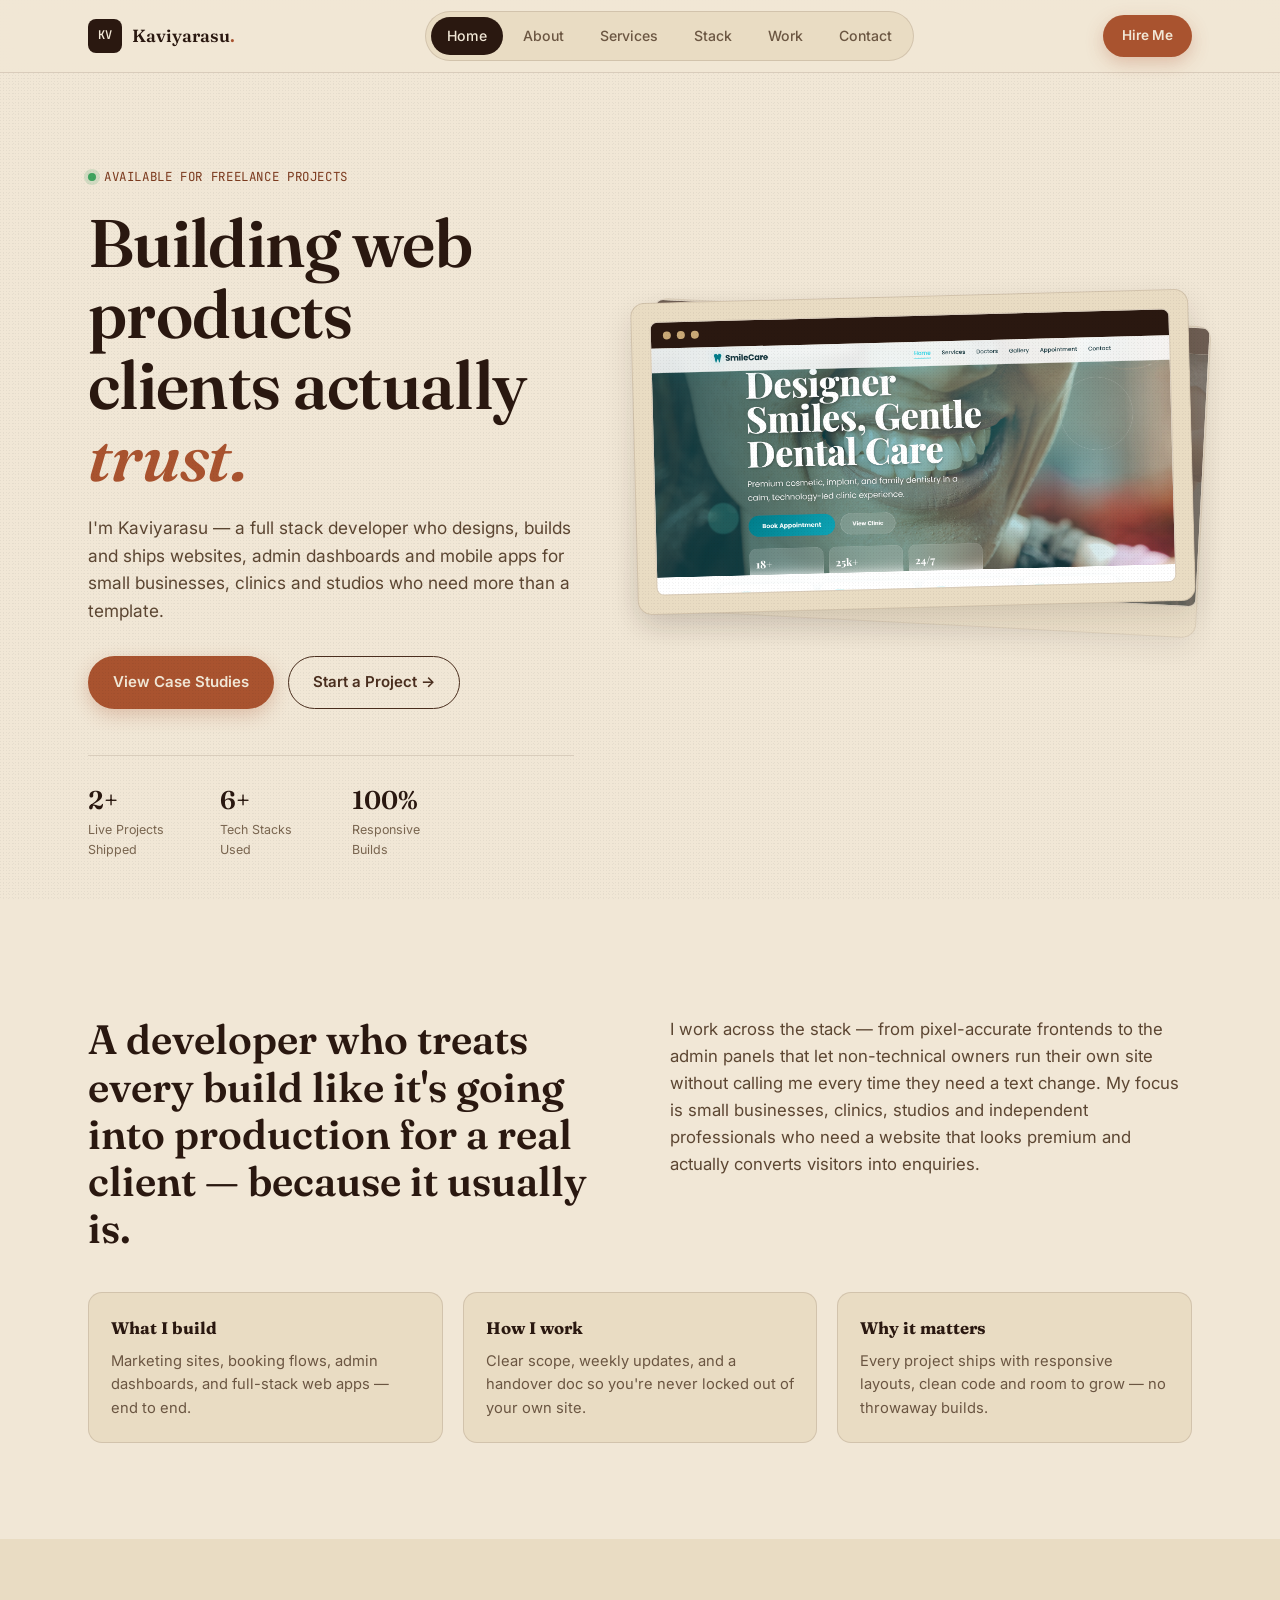
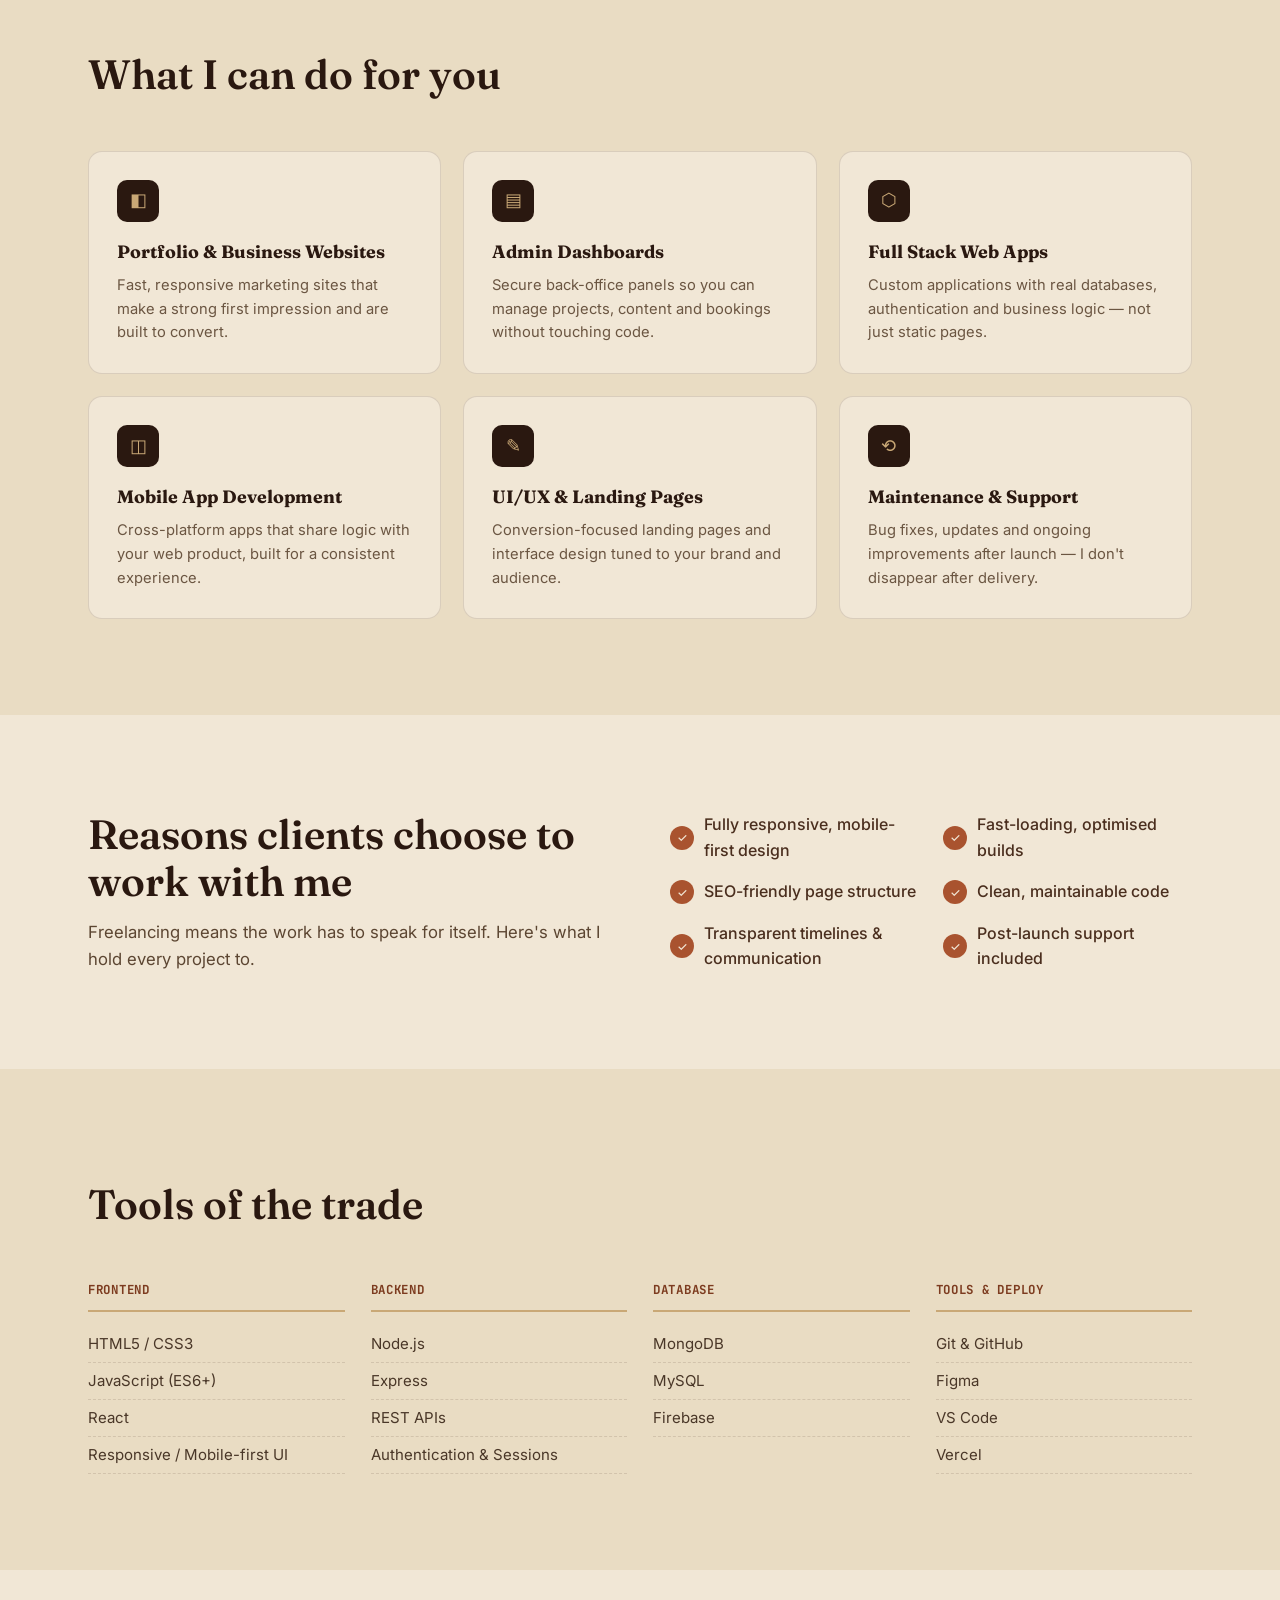
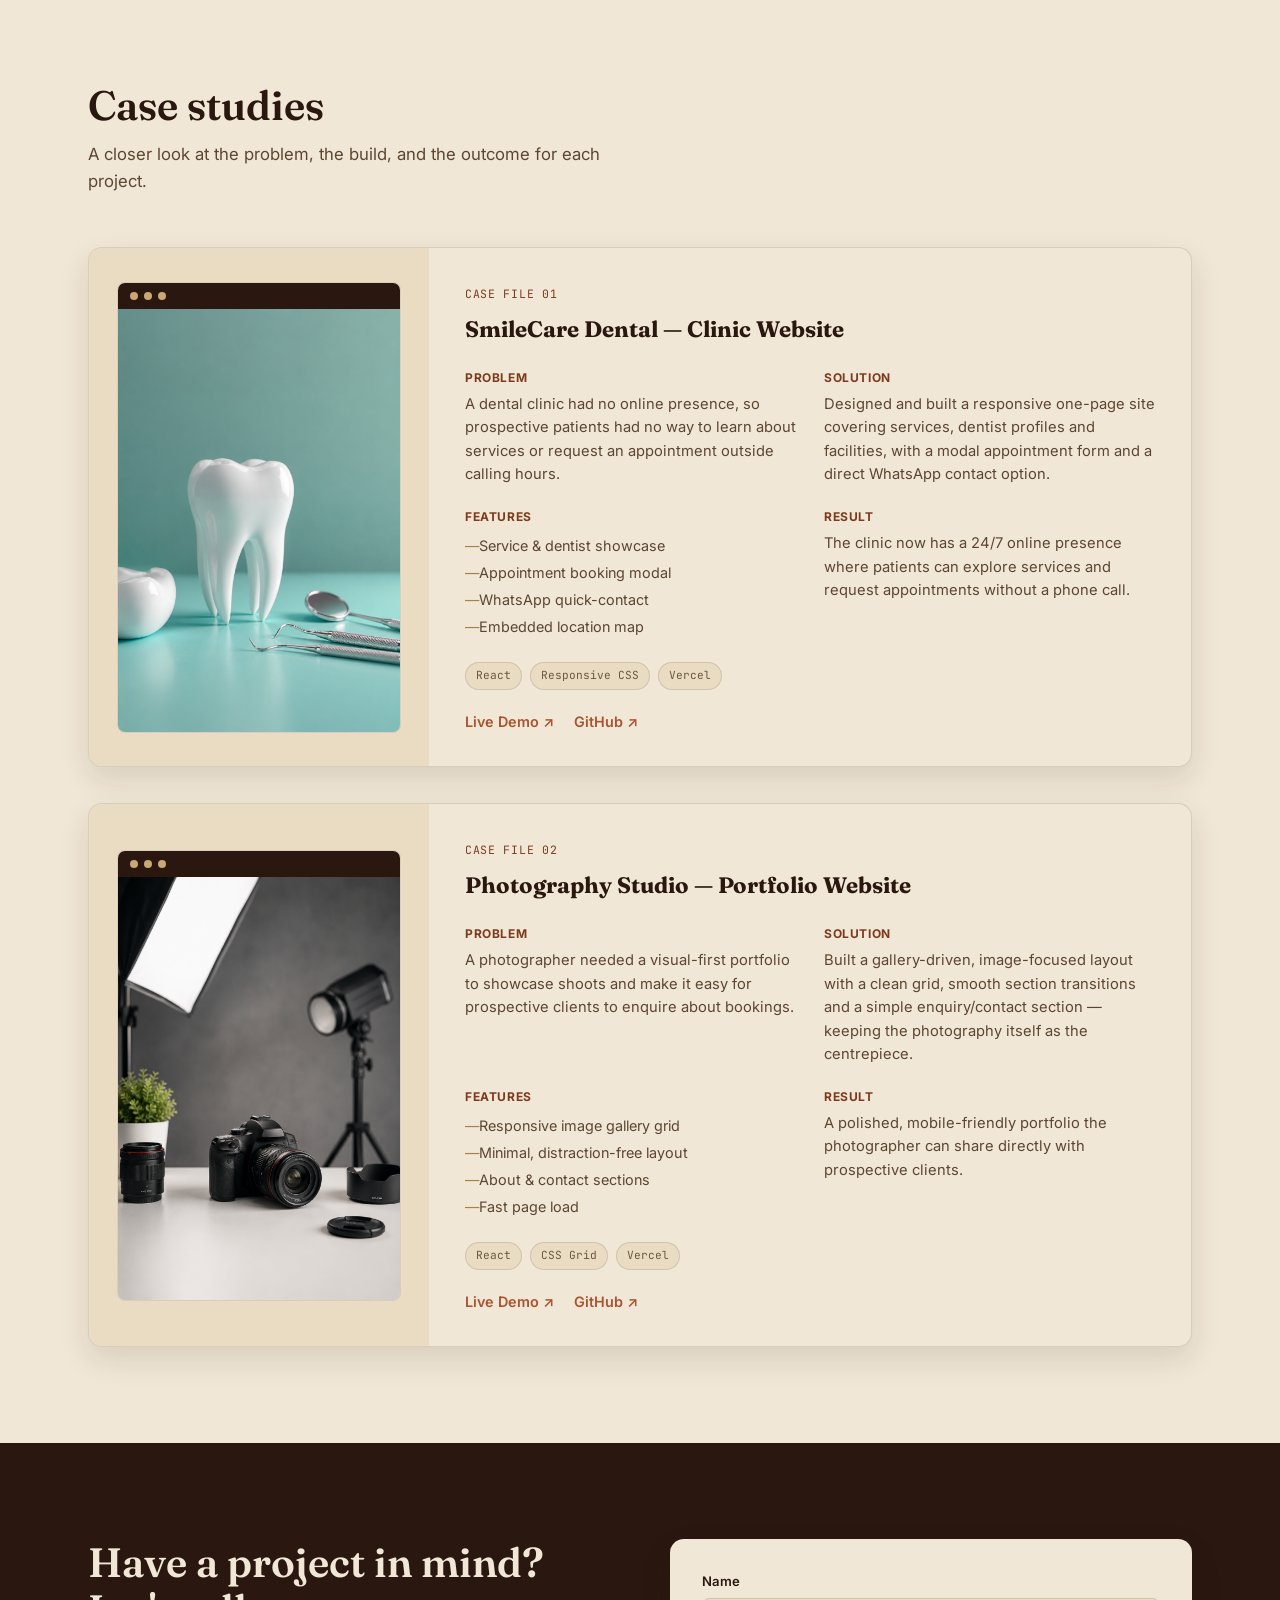
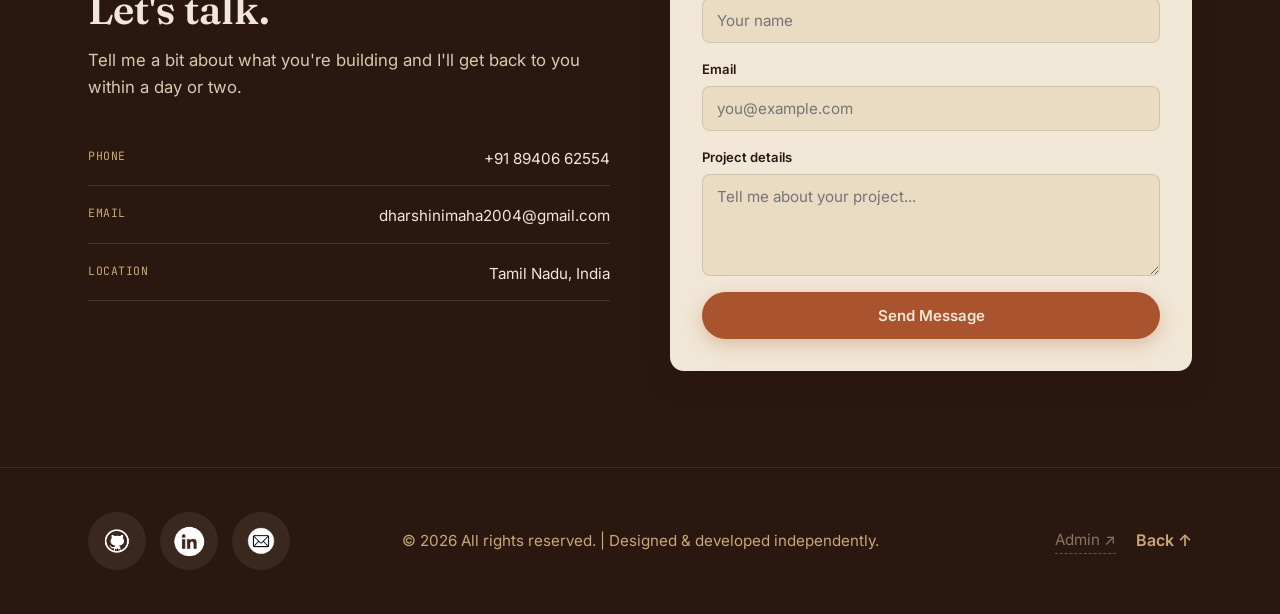
<file: index.html>
<!DOCTYPE html>
<html lang="en">
<head>
<meta charset="UTF-8">
<meta name="viewport" content="width=device-width, initial-scale=1.0">
<title>Kaviyarasu V — Full Stack Developer &amp; Freelancer</title>
<meta name="description" content="Kaviyarasu V — Full stack developer building websites, admin dashboards and mobile apps for small businesses and startups.">
<link rel="preconnect" href="https://fonts.googleapis.com">
<link rel="preconnect" href="https://fonts.gstatic.com" crossorigin>
<link href="https://fonts.googleapis.com/css2?family=Fraunces:ital,opsz,wght@0,9..144,400;0,9..144,500;0,9..144,600;0,9..144,700;1,9..144,500&family=Inter:wght@400;500;600;700&family=JetBrains+Mono:wght@400;500;600&display=swap" rel="stylesheet">
<link rel="stylesheet" href="style.css">
</head>
<body>

<!-- Grain / paper texture overlay -->
<div class="grain"></div>

<!-- ===== NAV ===== -->
<header class="topbar" id="topbar">
  <div class="wrap topbar-inner">
    <a href="#home" class="brand">
      <span class="brand-mark">KV</span>
      <span class="brand-name">Kaviyarasu<em>.</em></span>
    </a>

    <nav class="tabs" id="tabs">
      <a href="#home" class="tab active">Home</a>
      <a href="#about" class="tab">About</a>
      <a href="#services" class="tab">Services</a>
      <a href="#stack" class="tab">Stack</a>
      <a href="#work" class="tab">Work</a>
      <a href="#contact" class="tab">Contact</a>
    </nav>

    <a href="#contact" class="btn btn-small btn-primary nav-cta">Hire Me</a>
    <button class="burger" id="burger" aria-label="Open menu"><span></span><span></span><span></span></button>
  </div>
</header>

<main>

  <!-- ===== HERO ===== -->
  <section id="home" class="hero">
    <div class="wrap hero-grid">
      <div class="hero-copy reveal">
        <div class="eyebrow"><span class="dot"></span>Available for freelance projects</div>
        <h1 class="display">Building web products<br> clients actually <span class="ink">trust.</span></h1>
        <p class="lede">I'm Kaviyarasu — a full stack developer who designs, builds and ships websites, admin dashboards and mobile apps for small businesses, clinics and studios who need more than a template.</p>
        <div class="hero-actions">
          <a href="#work" class="btn btn-primary">View Case Studies</a>
          <a href="#contact" class="btn btn-ghost">Start a Project →</a>
        </div>
        <div class="hero-stats">
          <div class="stat"><span class="stat-num">2+</span><span class="stat-label">Live Projects Shipped</span></div>
          <div class="stat"><span class="stat-num">6+</span><span class="stat-label">Tech Stacks Used</span></div>
          <div class="stat"><span class="stat-num">100%</span><span class="stat-label">Responsive Builds</span></div>
        </div>
      </div>

      <div class="hero-visual reveal">
        <!-- Front Card -->
        <div class="stamp-card">
          <div class="stamp-browser">
            <div class="stamp-browser-bar"><i></i><i></i><i></i></div>
            <div class="stamp-browser-body" style="padding: 0;">
              <img src="assets/hero.jpg" alt="Hero Project" style="width: 100%; display: block; object-fit: cover;">
            </div>
          </div>
        </div>
        <!-- Back Card -->
        <div class="stamp-card stamp-card-back">
          <div class="stamp-browser">
            <div class="stamp-browser-bar"><i></i><i></i><i></i></div>
            <div class="stamp-browser-body" style="padding: 0;">
              <img src="assets/back.jpg" alt="Back Project" style="width: 100%; display: block; object-fit: cover;">
            </div>
          </div>
        </div>
      </div>
    </div>
  </section>

  <!-- ===== ABOUT ===== -->
  <section id="about" class="section">
    <div class="wrap">
      <div class="about-top reveal">
        <h2 class="h2">A developer who treats every build like it's going into production for a real client — because it usually is.</h2>
        <p class="p-lg">I work across the stack — from pixel-accurate frontends to the admin panels that let non-technical owners run their own site without calling me every time they need a text change. My focus is small businesses, clinics, studios and independent professionals who need a website that looks premium and actually converts visitors into enquiries.</p>
      </div>
      <div class="about-cards reveal">
        <div class="mini-card">
          <h3>What I build</h3>
          <p>Marketing sites, booking flows, admin dashboards, and full-stack web apps — end to end.</p>
        </div>
        <div class="mini-card">
          <h3>How I work</h3>
          <p>Clear scope, weekly updates, and a handover doc so you're never locked out of your own site.</p>
        </div>
        <div class="mini-card">
          <h3>Why it matters</h3>
          <p>Every project ships with responsive layouts, clean code and room to grow — no throwaway builds.</p>
        </div>
      </div>
    </div>
  </section>

  <!-- ===== SERVICES ===== -->
  <section id="services" class="section section-alt">
    <div class="wrap">
      <div class="section-head reveal">
        <h2 class="h2">What I can do for you</h2>
      </div>
      <div class="grid-3 reveal" id="servicesGrid"><!-- rendered from data.js / admin dashboard --></div>
    </div>
  </section>

  <!-- ===== WHY CHOOSE ME ===== -->
  <section class="section why">
    <div class="wrap why-grid">
      <div class="reveal">
        <h2 class="h2">Reasons clients choose to work with me</h2>
        <p class="p-lg">Freelancing means the work has to speak for itself. Here's what I hold every project to.</p>
      </div>
      <ul class="checklist reveal">
        <li><span class="check">✓</span> Fully responsive, mobile-first design</li>
        <li><span class="check">✓</span> Fast-loading, optimised builds</li>
        <li><span class="check">✓</span> SEO-friendly page structure</li>
        <li><span class="check">✓</span> Clean, maintainable code</li>
        <li><span class="check">✓</span> Transparent timelines &amp; communication</li>
        <li><span class="check">✓</span> Post-launch support included</li>
      </ul>
    </div>
  </section>

  <!-- ===== TECH STACK ===== -->
  <section id="stack" class="section section-alt">
    <div class="wrap">
      <div class="section-head reveal">
        <h2 class="h2">Tools of the trade</h2>
      </div>
      <div class="stack-grid reveal" id="stackGrid"><!-- rendered from data.js / admin dashboard --></div>
    </div>
  </section>

  <!-- ===== WORK / CASE STUDIES ===== -->
  <section id="work" class="section">
    <div class="wrap">
      <div class="section-head reveal">
        <h2 class="h2">Case studies</h2>
        <p class="p-lg">A closer look at the problem, the build, and the outcome for each project.</p>
      </div>

      <div class="case-list" id="caseList"><!-- rendered from data.js / admin dashboard --></div>

     
    </div>
  </section>

  <!-- ===== CONTACT ===== -->
  <section id="contact" class="section section-dark">
    <div class="wrap contact-grid">
      <div class="reveal">
        <h2 class="h2 h2-light">Have a project in mind?<br>Let's talk.</h2>
        <p class="p-lg p-light">Tell me a bit about what you're building and I'll get back to you within a day or two.</p>

        <div class="contact-info">
          <a href="tel:+918940662554" class="contact-row">
            <span class="contact-label">Phone</span>
            <span>+91 89406 62554</span>
          </a>
          <a href="mailto:kaviyarasu.dev@gmail.com" class="contact-row">
            <span class="contact-label">Email</span>
            <span>dharshinimaha2004@gmail.com</span>
          </a>
          <div class="contact-row">
            <span class="contact-label">Location</span>
            <span>Tamil Nadu, India</span>
          </div>
        </div>

        
      </div>

      <form class="contact-form reveal" id="contactForm">
        <label>Name <input type="text" name="name" placeholder="Your name" required></label>
        <label>Email <input type="email" name="email" placeholder="you@example.com" required></label>
        <label>Project details <textarea name="message" rows="4" placeholder="Tell me about your project..." required></textarea></label>
        <button type="submit" class="btn btn-primary btn-block">Send Message</button>
        
      </form>
    </div>
  </section>

</main>

<footer class="footer">
  <div class="wrap footer-inner">
    <div class="footer-social">
      <a href="https://github.com/vkavi0607" target="_blank" rel="noopener" class="social-icon" aria-label="GitHub">
        <img src="assets/github.png" alt="GitHub">
      </a>
      <a href="https://www.linkedin.com/in/kaviyarasu-v-3853473a2" target="_blank" rel="noopener" class="social-icon" aria-label="LinkedIn">
        <img src="assets/linkedin.png" alt="LinkedIn">
      </a>
      <a href="mailto:dharshinimaha2004@gmail.com" class="social-icon" aria-label="Email">
        <img src="assets/email.png" alt="Email">
      </a>
    </div>
    <span class="footer-copy">© <span id="year"></span> All rights reserved. | Designed & developed independently.</span>
    <div class="footer-links">
      <a href="admin.html" class="admin-link">Admin ↗</a>
      <a href="#home" class="back-top">Back ↑</a>
    </div>
  </div>
</footer>

<script src="data.js"></script>
<script src="script.js"></script>
</body>
</html>
</file>
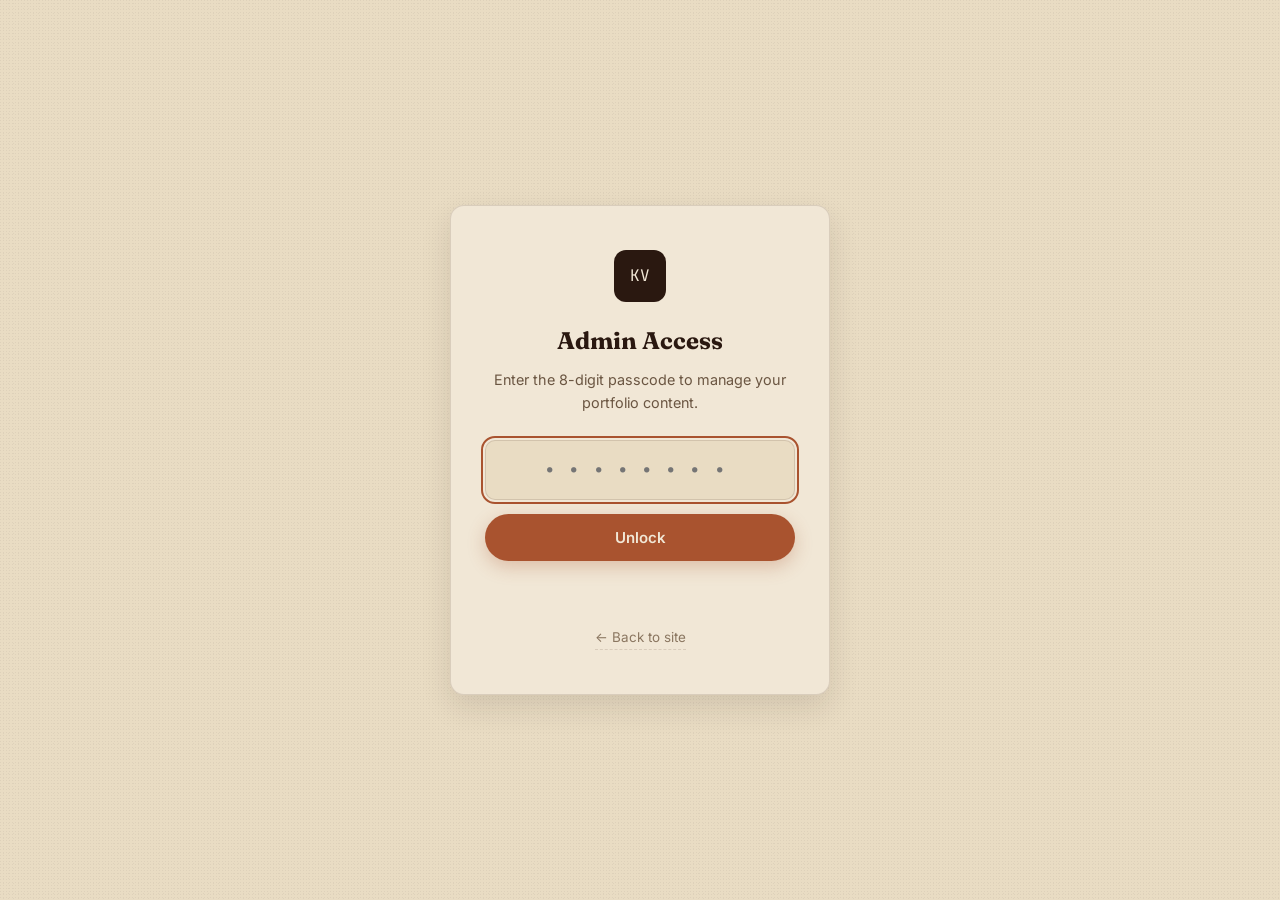
<file: admin.html>
<!DOCTYPE html>
<html lang="en">
<head>
<meta charset="UTF-8">
<meta name="viewport" content="width=device-width, initial-scale=1.0">
<title>Admin — Kaviyarasu V</title>
<meta name="robots" content="noindex, nofollow">
<link rel="preconnect" href="https://fonts.googleapis.com">
<link rel="preconnect" href="https://fonts.gstatic.com" crossorigin>
<link href="https://fonts.googleapis.com/css2?family=Fraunces:ital,opsz,wght@0,9..144,500;0,9..144,600;0,9..144,700&family=Inter:wght@400;500;600;700&family=JetBrains+Mono:wght@400;500;600&display=swap" rel="stylesheet">
<link rel="stylesheet" href="style.css">
<link rel="stylesheet" href="admin.css">
</head>
<body class="admin-body">
<div class="grain"></div>

<!-- ===== LOCK SCREEN ===== -->
<div id="lockScreen" class="lock-screen">
  <div class="lock-card">
    <span class="brand-mark lock-mark">KV</span>
    <h1>Admin Access</h1>
    <p>Enter the 8-digit passcode to manage your portfolio content.</p>
    <form id="lockForm" autocomplete="off">
      <input type="password" inputmode="numeric" pattern="[0-9]*" maxlength="8" id="passcodeInput" placeholder="••••••••" autofocus>
      <button type="submit" class="btn btn-primary btn-block">Unlock</button>
    </form>
    <p class="lock-error" id="lockError"></p>
    <a href="index.html" class="lock-back">← Back to site</a>
  </div>
</div>

<!-- ===== DASHBOARD ===== -->
<div id="dashboard" class="dash hidden">

  <aside class="dash-sidebar">
    <a href="index.html" class="brand dash-brand">
      <span class="brand-mark">KV</span>
      <span class="brand-name">Kaviyarasu<em>.</em></span>
    </a>
    <nav class="dash-nav">
      <button class="dash-nav-btn active" data-panel="projects">Projects &amp; Case Studies</button>
      <button class="dash-nav-btn" data-panel="services">Services</button>
      <button class="dash-nav-btn" data-panel="stack">Tech Stack</button>
      <button class="dash-nav-btn" data-panel="settings">Settings</button>
    </nav>
    <div class="dash-sidebar-foot">
      <a href="index.html" target="_blank" class="btn btn-ghost btn-small btn-block">View Live Site ↗</a>
      <button id="lockBtn" class="btn btn-small btn-block dash-lock-btn">Lock Dashboard</button>
    </div>
  </aside>

  <main class="dash-main">

    <!-- PROJECTS PANEL -->
    <section class="panel active" id="panel-projects">
      <div class="panel-head">
        <div>
          <span class="tag">Projects &amp; Case Studies</span>
          <h2 class="h2">Manage your work</h2>
        </div>
        <button class="btn btn-primary" id="addProjectBtn">+ Add Project</button>
      </div>
      <div class="admin-list" id="projectsList"></div>
    </section>

    <!-- SERVICES PANEL -->
    <section class="panel" id="panel-services">
      <div class="panel-head">
        <div>
          <span class="tag">Services</span>
          <h2 class="h2">What you offer</h2>
        </div>
        <button class="btn btn-primary" id="addServiceBtn">+ Add Service</button>
      </div>
      <div class="admin-list" id="servicesList"></div>
    </section>

    <!-- STACK PANEL -->
    <section class="panel" id="panel-stack">
      <div class="panel-head">
        <div>
          <span class="tag">Tech Stack</span>
          <h2 class="h2">Tools you use</h2>
        </div>
      </div>
      <div class="stack-editor" id="stackEditor"></div>
    </section>

    <!-- SETTINGS PANEL -->
    <section class="panel" id="panel-settings">
      <div class="panel-head">
        <div>
          <span class="tag">Settings</span>
          <h2 class="h2">Dashboard settings</h2>
        </div>
      </div>

      <div class="settings-card">
        <h3>Change Passcode</h3>
        <p>Must be exactly 8 digits.</p>
        <form id="changePassForm">
          <label>Current passcode <input type="password" inputmode="numeric" maxlength="8" id="curPass" required></label>
          <label>New passcode <input type="password" inputmode="numeric" maxlength="8" id="newPass" required></label>
          <label>Confirm new passcode <input type="password" inputmode="numeric" maxlength="8" id="confirmPass" required></label>
          <button type="submit" class="btn btn-primary">Update Passcode</button>
          <p class="settings-msg" id="passMsg"></p>
        </form>
      </div>

      <div class="settings-card danger">
        <h3>Reset All Content</h3>
        <p>This restores Projects, Services and Tech Stack to their original defaults. Your passcode is not affected.</p>
        <button class="btn btn-ghost" id="resetBtn">Reset to Defaults</button>
      </div>
    </section>

  </main>
</div>

<!-- ===== SHARED MODAL ===== -->
<div class="modal-overlay hidden" id="modalOverlay">
  <div class="modal">
    <div class="modal-head">
      <h3 id="modalTitle">Add Item</h3>
      <button class="modal-close" id="modalClose">×</button>
    </div>
    <form id="modalForm"></form>
  </div>
</div>

<script src="data.js"></script>
<script src="admin.js"></script>
</body>
</html>
</file>
<file: style.css>
/* =========================================================
   TOKENS
========================================================= */
:root{
  --cream:      #F1E7D6;
  --paper:      #E9DCC3;
  --kraft:      #C9A876;
  --kraft-dark: #A97F4C;
  --coffee:     #4A2E1E;
  --espresso:   #2A1810;
  --ink:        #A9532F;
  --ink-dark:   #7C3B1F;
  --line:       rgba(74,46,30,0.14);

  --font-display: 'Fraunces', serif;
  --font-body: 'Inter', sans-serif;
  --font-mono: 'JetBrains Mono', monospace;

  --radius: 14px;
  --shadow: 0 12px 30px rgba(42,24,16,0.12);
}

*{box-sizing:border-box; margin:0; padding:0;}
html{scroll-behavior:smooth;}
body{
  background:var(--cream);
  color:var(--coffee);
  font-family:var(--font-body);
  line-height:1.6;
  -webkit-font-smoothing:antialiased;
  overflow-x:hidden;
}
img{max-width:100%; display:block;}
a{color:inherit; text-decoration:none;}
ul{list-style:none;}

.wrap{max-width:1160px; margin:0 auto; padding:0 28px;}

/* subtle paper grain */
.grain{
  position:fixed; inset:0; pointer-events:none; z-index:1;
  opacity:0.05; mix-blend-mode:multiply;
  background-image:
    radial-gradient(circle at 20% 30%, #000 0.5px, transparent 0.5px),
    radial-gradient(circle at 60% 70%, #000 0.5px, transparent 0.5px);
  background-size: 3px 3px, 5px 5px;
}

/* =========================================================
   TYPE
========================================================= */
.display{
  font-family:var(--font-display);
  font-weight:600;
  font-size:clamp(2.4rem, 5.4vw, 4.2rem);
  line-height:1.06;
  letter-spacing:-0.01em;
  color:var(--espresso);
}
.h2{
  font-family:var(--font-display);
  font-weight:600;
  font-size:clamp(1.8rem, 3.2vw, 2.6rem);
  line-height:1.15;
  color:var(--espresso);
}
.h2-light{color:var(--cream);}
.p-lg{font-size:1.05rem; color:#5C4632; max-width:52ch; margin-top:14px;}
.p-light{color:#D9C9AF;}
.ink{ color:var(--ink); font-style:italic; font-family:var(--font-display);}

.tag{
  display:inline-flex; align-items:center;
  font-family:var(--font-mono);
  font-size:0.72rem; letter-spacing:0.08em; text-transform:uppercase;
  color:var(--ink-dark);
  border:1px solid var(--line);
  padding:6px 12px; border-radius:100px;
  background:rgba(255,255,255,0.4);
}
.tag-light{ color:var(--kraft); border-color:rgba(233,220,195,0.25); background:rgba(255,255,255,0.06);}

/* =========================================================
   NAV
========================================================= */
.topbar{
  position:sticky; top:0; z-index:50;
  background:rgba(241,231,214,0.86);
  backdrop-filter:blur(10px);
  border-bottom:1px solid var(--line);
}
.topbar-inner{
  display:flex; align-items:center; justify-content:space-between;
  height:72px;
}
.brand{display:flex; align-items:center; gap:10px; font-family:var(--font-display); font-weight:600; font-size:1.1rem; color:var(--espresso);}
.brand-mark{
  width:34px; height:34px; border-radius:8px;
  background:var(--espresso); color:var(--cream);
  display:flex; align-items:center; justify-content:center;
  font-family:var(--font-mono); font-size:0.75rem; letter-spacing:0.02em;
}
.brand-name em{ color:var(--ink); font-style:normal;}

.tabs{display:flex; gap:4px; background:var(--paper); padding:5px; border-radius:100px; border:1px solid var(--line);}
.tab{
  font-size:0.88rem; font-weight:500; padding:8px 16px; border-radius:100px;
  color:#6B5642; transition:all .25s ease;
}
.tab:hover{color:var(--espresso);}
.tab.active{background:var(--espresso); color:var(--cream);}

.btn{
  display:inline-flex; align-items:center; justify-content:center; gap:8px;
  font-family:var(--font-body); font-weight:600; font-size:0.94rem;
  padding:13px 24px; border-radius:100px; border:1px solid transparent;
  cursor:pointer; transition:transform .2s ease, box-shadow .2s ease, background .2s ease;
}
.btn-small{padding:9px 18px; font-size:0.85rem;}
.btn-primary{background:var(--ink); color:var(--cream); box-shadow:0 6px 18px rgba(169,83,47,0.28);}
.btn-primary:hover{transform:translateY(-2px); box-shadow:0 10px 24px rgba(169,83,47,0.35);}
.btn-ghost{border-color:var(--coffee); color:var(--coffee);}
.btn-ghost:hover{background:var(--coffee); color:var(--cream);}
.btn-block{width:100%;}
.nav-cta{display:inline-flex;}
.burger{display:none; flex-direction:column; gap:5px; background:none; border:none; cursor:pointer;}
.burger span{width:22px; height:2px; background:var(--espresso); display:block;}

/* =========================================================
   HERO
========================================================= */
.hero{padding:90px 0 60px;}
.hero-grid{display:grid; grid-template-columns:1fr 1.15fr; gap:60px; align-items:center;}
.eyebrow{
  display:inline-flex; align-items:center; gap:8px;
  font-family:var(--font-mono); font-size:0.78rem; letter-spacing:0.05em;
  color:var(--ink-dark); text-transform:uppercase; margin-bottom:20px;
}
.dot{width:8px; height:8px; border-radius:50%; background:#3FA35E; box-shadow:0 0 0 4px rgba(63,163,94,0.18); animation:pulse 2s infinite;}
@keyframes pulse{0%,100%{opacity:1;} 50%{opacity:0.4;}}
.lede{font-size:1.08rem; color:#5C4632; max-width:48ch; margin:22px 0 32px;}
.hero-actions{display:flex; gap:14px; flex-wrap:wrap; margin-bottom:46px;}
.hero-stats{display:flex; gap:36px; border-top:1px solid var(--line); padding-top:24px;}
.stat{display:flex; flex-direction:column;}
.stat-num{font-family:var(--font-display); font-size:1.6rem; font-weight:600; color:var(--espresso);}
.stat-label{font-size:0.78rem; color:#7A6650; max-width:12ch;}

/* hero stamp card */
.hero-visual{position:relative;}
.stamp-card{
  position:relative; z-index:2;
  background:var(--paper); border:1px solid var(--line); border-radius:var(--radius);
  padding:18px; box-shadow:var(--shadow);
  transform:rotate(-1.5deg);
}
.stamp-card-back{
  position:absolute; inset:16px -12px -16px 12px; z-index:1;
  transform:rotate(3deg); opacity:0.65;
  padding:0;
}
.stamp-card-head{
  display:flex; justify-content:space-between; align-items:center;
  font-family:var(--font-mono); font-size:0.68rem; letter-spacing:0.06em;
  color:var(--ink-dark); text-transform:uppercase; margin-bottom:14px;
}
.stamp-seal{
  border:1.5px solid var(--ink); color:var(--ink); padding:3px 8px; border-radius:6px;
  transform:rotate(-6deg); font-weight:700;
}
.stamp-browser{background:var(--cream); border-radius:8px; overflow:hidden; border:1px solid var(--line);}
.stamp-browser-bar{display:flex; gap:6px; padding:9px 12px; background:var(--espresso);}
.stamp-browser-bar i{width:8px; height:8px; border-radius:50%; background:var(--kraft);}
.stamp-browser-body{padding:18px;}
.sb-line{height:9px; background:var(--line); border-radius:4px; margin-bottom:10px;}
.w-60{width:60%;} .w-80{width:80%;} .w-40{width:40%;} .w-50{width:50%;}
.sb-block{height:70px; background:linear-gradient(135deg,var(--kraft),var(--kraft-dark)); border-radius:8px; margin:10px 0;}
.sb-block.short{height:44px;}
.sb-row{display:flex; gap:8px; margin:10px 0;}
.sb-chip{flex:1; height:34px; background:var(--kraft); border-radius:6px; opacity:0.7;}
.sb-gallery{display:grid; grid-template-columns:repeat(3,1fr); gap:6px;}
.sb-tile{aspect-ratio:1; background:linear-gradient(160deg,var(--coffee),var(--kraft-dark)); border-radius:5px;}
.stamp-card-foot{
  display:flex; justify-content:space-between; margin-top:14px;
  font-family:var(--font-mono); font-size:0.72rem; color:#7A6650;
}

/* =========================================================
   SECTIONS
========================================================= */
.section{padding:96px 0;}
.section-alt{background:var(--paper);}
.section-dark{background:var(--espresso); color:var(--cream);}
.section-head{max-width:640px; margin-bottom:52px;}
.section-head .h2{margin-top:16px;}
.section-head .p-lg{margin-top:12px;}

/* about */
.about-top{display:grid; grid-template-columns:1fr 1fr; gap:60px; align-items:start;}
.about-top p{margin-top:0;}
.about-cards{display:grid; grid-template-columns:repeat(3,1fr); gap:20px; margin-top:40px;}
.mini-card{background:var(--paper); border:1px solid var(--line); border-radius:var(--radius); padding:22px;}
.mini-card h3{font-family:var(--font-display); font-size:1.05rem; margin-bottom:8px; color:var(--espresso);}
.mini-card p{font-size:0.92rem; color:#6B5642;}

/* services */
.grid-3{display:grid; grid-template-columns:repeat(3,1fr); gap:22px;}
.service-card{
  background:var(--cream); border:1px solid var(--line); border-radius:var(--radius);
  padding:28px; transition:transform .25s ease, box-shadow .25s ease;
}
.service-card:hover{transform:translateY(-6px); box-shadow:var(--shadow);}
.service-icon{
  display:inline-flex; align-items:center; justify-content:center;
  width:42px; height:42px; border-radius:10px; background:var(--espresso); color:var(--kraft);
  font-size:1.1rem; margin-bottom:16px;
}
.service-card h3{font-family:var(--font-display); font-size:1.12rem; margin-bottom:8px; color:var(--espresso);}
.service-card p{font-size:0.92rem; color:#6B5642;}

/* why */
.why-grid{display:grid; grid-template-columns:1fr 1fr; gap:60px; align-items:center;}
.checklist{display:grid; grid-template-columns:1fr 1fr; gap:16px 24px;}
.checklist li{display:flex; align-items:center; gap:10px; font-weight:500;}
.check{
  width:24px; height:24px; border-radius:50%; background:var(--ink); color:var(--cream);
  display:flex; align-items:center; justify-content:center; font-size:0.75rem; flex-shrink:0;
}

/* stack */
.stack-grid{display:grid; grid-template-columns:repeat(4,1fr); gap:26px;}
.stack-col h4{
  font-family:var(--font-mono); font-size:0.78rem; letter-spacing:0.06em; text-transform:uppercase;
  color:var(--ink-dark); margin-bottom:14px; padding-bottom:10px; border-bottom:2px solid var(--kraft);
}
.stack-col li{padding:6px 0; font-size:0.94rem; color:#4A3728; border-bottom:1px dashed var(--line);}

/* =========================================================
   CASE STUDIES
========================================================= */
.case-list{display:flex; flex-direction:column; gap:36px;}
.case{
  display:grid; grid-template-columns:340px 1fr; gap:0;
  background:var(--cream); border:1px solid var(--line); border-radius:var(--radius);
  overflow:hidden; box-shadow:var(--shadow);
}
.case-visual{position:relative; background:var(--paper); padding:28px; display:flex; align-items:center;}
.case-stamp{
  position:absolute; top:20px; right:20px;
  font-family:var(--font-mono); font-size:0.65rem; letter-spacing:0.08em;
  border:1.5px solid var(--ink); color:var(--ink); padding:4px 9px; border-radius:6px;
  transform:rotate(8deg); font-weight:700;
}
.case-body{padding:32px 36px;}
.case-meta{margin-bottom:20px;}
.case-num{font-family:var(--font-mono); font-size:0.72rem; color:var(--ink-dark); text-transform:uppercase; letter-spacing:0.06em;}
.case-body h3{font-family:var(--font-display); font-size:1.4rem; color:var(--espresso); margin-top:6px;}
.case-grid{display:grid; grid-template-columns:1fr 1fr; gap:20px 28px; margin-bottom:22px;}
.case-grid h5{font-size:0.75rem; text-transform:uppercase; letter-spacing:0.05em; color:var(--ink-dark); margin-bottom:6px;}
.case-grid p{font-size:0.92rem; color:#5C4632;}
.feat-list li{font-size:0.9rem; color:#5C4632; padding:2px 0; position:relative; padding-left:14px;}
.feat-list li::before{content:'—'; position:absolute; left:0; color:var(--kraft-dark);}
.case-tags{display:flex; gap:8px; flex-wrap:wrap; margin-bottom:20px;}
.case-tags span{font-family:var(--font-mono); font-size:0.7rem; background:var(--paper); border:1px solid var(--line); padding:4px 10px; border-radius:100px; color:#6B5642;}
.case-links{display:flex; gap:20px;}
.case-links a{font-weight:600; font-size:0.9rem; color:var(--ink); border-bottom:1.5px solid transparent; transition:border-color .2s ease;}
.case-links a:hover{border-color:var(--ink);}
.case-note{text-align:center; margin-top:36px; color:#8A7660; font-size:0.9rem; font-style:italic;}

/* =========================================================
   CONTACT
========================================================= */
.contact-grid{display:grid; grid-template-columns:1fr 1fr; gap:60px; align-items:start;}
.contact-info{margin:32px 0 24px; display:flex; flex-direction:column; gap:4px;}
.contact-row{display:flex; justify-content:space-between; padding:14px 0; border-bottom:1px solid rgba(233,220,195,0.15); font-size:0.95rem;}
.contact-label{font-family:var(--font-mono); font-size:0.72rem; text-transform:uppercase; color:var(--kraft); letter-spacing:0.05em;}
.social-row{display:flex; gap:22px;}
.social-row a{font-weight:600; font-size:0.9rem; color:var(--cream); border-bottom:1.5px solid var(--kraft); padding-bottom:2px;}
.social-row a:hover{color:var(--kraft);}

.contact-form{background:var(--cream); border-radius:var(--radius); padding:32px; display:flex; flex-direction:column; gap:16px; box-shadow:var(--shadow);}
.contact-form label{display:flex; flex-direction:column; gap:6px; font-size:0.82rem; font-weight:600; color:var(--espresso);}
.contact-form input, .contact-form textarea{
  font-family:var(--font-body); font-size:0.95rem; padding:12px 14px;
  border:1px solid var(--line); border-radius:8px; background:var(--paper); color:var(--coffee); resize:vertical;
}
.contact-form input:focus, .contact-form textarea:focus{outline:2px solid var(--ink); outline-offset:1px;}
.form-note{font-size:0.76rem; color:#8A7660; font-weight:400; text-align:center;}

/* =========================================================
   FOOTER
========================================================= */
.footer{background:var(--espresso); color:var(--kraft); padding:44px 0; border-top:1px solid rgba(233,220,195,0.1);}
.footer-inner{display:grid; grid-template-columns:1fr auto 1fr; align-items:center; font-size:0.85rem;}
.footer-copy{text-align:center; font-size:0.95rem;}
.footer-links{display:flex; align-items:center; gap:20px; justify-self:end;}
.footer-social{display:flex; align-items:center; gap:14px; justify-self:start;}
.social-icon{
  width:58px; height:58px; border-radius:50%;
  display:flex; align-items:center; justify-content:center;
  background:rgba(233,220,195,0.08); overflow:hidden;
  transition:background .2s, transform .2s;
}
.social-icon img{
  width:40px; height:40px; object-fit:contain;
}
a[aria-label="Email"] img{
  width:80px; height:80px;
}
.social-icon:hover{background:var(--kraft); transform:translateY(-2px);}
.back-top{color:var(--kraft); font-weight:600; font-size:1rem;}
.admin-link{color:#8A7660; font-size:0.95rem; border-bottom:1px dashed rgba(233,220,195,0.3);}
.admin-link:hover{color:var(--kraft);}

/* =========================================================
   SCROLL REVEAL
========================================================= */
.reveal{opacity:0; transform:translateY(24px); transition:opacity .7s ease, transform .7s ease;}
.reveal.in{opacity:1; transform:translateY(0);}

/* =========================================================
   RESPONSIVE
========================================================= */
@media (max-width: 980px){
  .hero-grid, .about-top, .why-grid, .contact-grid{grid-template-columns:1fr;}
  .grid-3, .stack-grid{grid-template-columns:repeat(2,1fr);}
  .about-cards{grid-template-columns:1fr;}
  .case{grid-template-columns:1fr;}
  .checklist{grid-template-columns:1fr;}
  .tabs{display:none;}
  .burger{display:flex;}
  .nav-cta{display:none;}
}
@media (max-width: 620px){
  .grid-3, .stack-grid{grid-template-columns:1fr;}
  .case-grid{grid-template-columns:1fr;}
  .hero-stats{flex-wrap:wrap; gap:20px;}
  .hero{padding:60px 0 40px;}
  .section{padding:64px 0;}
 .footer-inner{grid-template-columns:1fr; gap:14px; text-align:center;}
.footer-social{justify-self:center;}
.footer-links{justify-self:center;}
}
@media (min-width: 981px){
  .hero-visual{margin-top:-120px;}
}

@media (prefers-reduced-motion: reduce){
  *{animation:none !important; transition:none !important;}
  .reveal{opacity:1; transform:none;}
}
</file>
<file: admin.css>
.admin-body{background:var(--paper);}

/* =========================================================
   LOCK SCREEN
========================================================= */
.lock-screen{
  min-height:100vh; display:flex; align-items:center; justify-content:center;
  padding:24px; position:relative; z-index:2;
}
.lock-card{
  width:100%; max-width:380px; text-align:center;
  background:var(--cream); border:1px solid var(--line); border-radius:var(--radius);
  padding:44px 34px; box-shadow:var(--shadow);
}
.lock-mark{
  width:52px; height:52px; border-radius:12px; font-size:1rem;
  display:flex; align-items:center; justify-content:center; margin:0 auto 20px;
}
.lock-card h1{font-family:var(--font-display); font-size:1.5rem; color:var(--espresso); margin-bottom:8px;}
.lock-card p{font-size:0.9rem; color:#6B5642; margin-bottom:26px;}
#lockForm{display:flex; flex-direction:column; gap:14px;}
#passcodeInput{
  font-family:var(--font-mono); font-size:1.4rem; letter-spacing:0.5em; text-align:center;
  padding:14px; border-radius:10px; border:1px solid var(--line); background:var(--paper); color:var(--espresso);
}
#passcodeInput:focus{outline:2px solid var(--ink); outline-offset:2px;}
.lock-error{color:var(--ink); font-size:0.84rem; min-height:18px; margin-top:12px; font-weight:600;}
.lock-back{display:inline-block; margin-top:10px; font-size:0.84rem; color:#8A7660; border-bottom:1px dashed var(--line);}

/* =========================================================
   DASHBOARD LAYOUT
========================================================= */
.hidden{display:none !important;}
.dash{display:grid; grid-template-columns:250px 1fr; min-height:100vh; position:relative; z-index:2;}

.dash-sidebar{
  background:var(--espresso); color:var(--cream);
  padding:26px 20px; display:flex; flex-direction:column; gap:28px;
  position:sticky; top:0; height:100vh;
}
.dash-brand{color:var(--cream);}
.dash-nav{display:flex; flex-direction:column; gap:4px; flex:1;}
.dash-nav-btn{
  text-align:left; background:none; border:none; color:#C9B79A;
  font-family:var(--font-body); font-size:0.9rem; font-weight:500;
  padding:12px 14px; border-radius:8px; cursor:pointer; transition:background .2s ease, color .2s ease;
}
.dash-nav-btn:hover{background:rgba(233,220,195,0.08); color:var(--cream);}
.dash-nav-btn.active{background:var(--kraft); color:var(--espresso); font-weight:600;}
.dash-sidebar-foot{display:flex; flex-direction:column; gap:10px;}
.dash-lock-btn{background:rgba(233,220,195,0.1); color:var(--cream); border:1px solid rgba(233,220,195,0.2);}
.dash-lock-btn:hover{background:rgba(233,220,195,0.18);}

.dash-main{padding:44px 48px; max-width:920px;}
.panel{display:none;}
.panel.active{display:block; animation:fadeIn .35s ease;}
@keyframes fadeIn{from{opacity:0; transform:translateY(8px);} to{opacity:1; transform:translateY(0);}}
.panel-head{display:flex; justify-content:space-between; align-items:flex-end; margin-bottom:30px; gap:20px;}
.panel-head .h2{margin-top:10px;}

/* =========================================================
   ADMIN LISTS (projects / services)
========================================================= */
.admin-list{display:flex; flex-direction:column; gap:14px;}
.admin-row{
  display:flex; justify-content:space-between; align-items:center; gap:20px;
  background:var(--cream); border:1px solid var(--line); border-radius:12px; padding:18px 20px;
}
.admin-row-info{display:flex; align-items:center; gap:14px; min-width:0;}
.admin-row-icon{
  width:38px; height:38px; border-radius:8px; background:var(--espresso); color:var(--kraft);
  display:flex; align-items:center; justify-content:center; flex-shrink:0; font-size:1rem;
}
.admin-row-text h4{font-family:var(--font-display); font-size:1.02rem; color:var(--espresso);}
.admin-row-text p{font-size:0.82rem; color:#7A6650; margin-top:2px; overflow:hidden; text-overflow:ellipsis; white-space:nowrap; max-width:440px;}
.admin-row-actions{display:flex; gap:8px; flex-shrink:0;}
.icon-btn{
  border:1px solid var(--line); background:var(--paper); color:var(--coffee);
  font-size:0.8rem; font-weight:600; padding:8px 14px; border-radius:8px; cursor:pointer;
  transition:background .2s ease;
}
.icon-btn:hover{background:var(--kraft); color:var(--espresso);}
.icon-btn.danger{color:var(--ink); border-color:rgba(169,83,47,0.3);}
.icon-btn.danger:hover{background:var(--ink); color:var(--cream);}
.empty-note{color:#8A7660; font-size:0.9rem; font-style:italic; padding:20px 0;}

/* =========================================================
   STACK EDITOR
========================================================= */
.stack-editor{display:grid; grid-template-columns:repeat(2,1fr); gap:20px;}
.stack-editor-col{background:var(--cream); border:1px solid var(--line); border-radius:12px; padding:20px;}
.stack-editor-col h4{
  font-family:var(--font-mono); font-size:0.76rem; text-transform:uppercase; letter-spacing:0.06em;
  color:var(--ink-dark); margin-bottom:14px; padding-bottom:10px; border-bottom:2px solid var(--kraft);
}
.stack-tag-list{display:flex; flex-wrap:wrap; gap:8px; margin-bottom:14px;}
.stack-tag{
  display:flex; align-items:center; gap:8px; background:var(--paper); border:1px solid var(--line);
  padding:6px 6px 6px 12px; border-radius:100px; font-size:0.84rem;
}
.stack-tag button{
  width:18px; height:18px; border-radius:50%; border:none; background:var(--ink); color:var(--cream);
  font-size:0.7rem; cursor:pointer; display:flex; align-items:center; justify-content:center;
}
.stack-add-row{display:flex; gap:8px;}
.stack-add-row input{flex:1; padding:9px 12px; border-radius:8px; border:1px solid var(--line); background:var(--paper); font-size:0.86rem;}
.stack-add-row button{padding:9px 14px; border-radius:8px; border:none; background:var(--espresso); color:var(--kraft); font-weight:600; cursor:pointer; font-size:0.86rem;}

/* =========================================================
   SETTINGS
========================================================= */
.settings-card{background:var(--cream); border:1px solid var(--line); border-radius:12px; padding:26px; margin-bottom:20px; max-width:460px;}
.settings-card h3{font-family:var(--font-display); font-size:1.1rem; color:var(--espresso); margin-bottom:6px;}
.settings-card p{font-size:0.86rem; color:#6B5642; margin-bottom:16px;}
.settings-card.danger{border-color:rgba(169,83,47,0.3);}
#changePassForm{display:flex; flex-direction:column; gap:12px;}
#changePassForm label{display:flex; flex-direction:column; gap:5px; font-size:0.8rem; font-weight:600; color:var(--espresso);}
#changePassForm input{padding:10px 12px; border-radius:8px; border:1px solid var(--line); background:var(--paper); font-family:var(--font-mono); letter-spacing:0.15em;}
.settings-msg{font-size:0.82rem; font-weight:600; min-height:18px;}
.settings-msg.ok{color:#3FA35E;}
.settings-msg.err{color:var(--ink);}

/* =========================================================
   MODAL
========================================================= */
.modal-overlay{
  position:fixed; inset:0; background:rgba(42,24,16,0.55); z-index:100;
  display:flex; align-items:center; justify-content:center; padding:24px;
  backdrop-filter:blur(3px);
}
.modal{
  width:100%; max-width:560px; max-height:88vh; overflow-y:auto;
  background:var(--cream); border-radius:var(--radius); box-shadow:var(--shadow);
  padding:0;
}
.modal-head{
  display:flex; justify-content:space-between; align-items:center;
  padding:22px 26px; border-bottom:1px solid var(--line); position:sticky; top:0; background:var(--cream);
}
.modal-head h3{font-family:var(--font-display); font-size:1.2rem; color:var(--espresso);}
.modal-close{background:none; border:none; font-size:1.6rem; line-height:1; cursor:pointer; color:#8A7660;}
#modalForm{padding:24px 26px; display:flex; flex-direction:column; gap:14px;}
#modalForm label{display:flex; flex-direction:column; gap:6px; font-size:0.82rem; font-weight:600; color:var(--espresso);}
#modalForm input, #modalForm textarea, #modalForm select{
  font-family:var(--font-body); font-size:0.92rem; padding:11px 13px;
  border:1px solid var(--line); border-radius:8px; background:var(--paper); color:var(--coffee); resize:vertical;
}
#modalForm input:focus, #modalForm textarea:focus, #modalForm select:focus{outline:2px solid var(--ink); outline-offset:1px;}
.modal-actions{display:flex; gap:12px; margin-top:6px;}
.field-hint{font-size:0.74rem; font-weight:400; color:#8A7660;}

@media (max-width:900px){
  .dash{grid-template-columns:1fr;}
  .dash-sidebar{position:relative; height:auto; flex-direction:row; align-items:center; overflow-x:auto;}
  .dash-nav{flex-direction:row;}
  .dash-sidebar-foot{flex-direction:row;}
  .dash-main{padding:28px 20px;}
  .stack-editor{grid-template-columns:1fr;}
}
</file>
